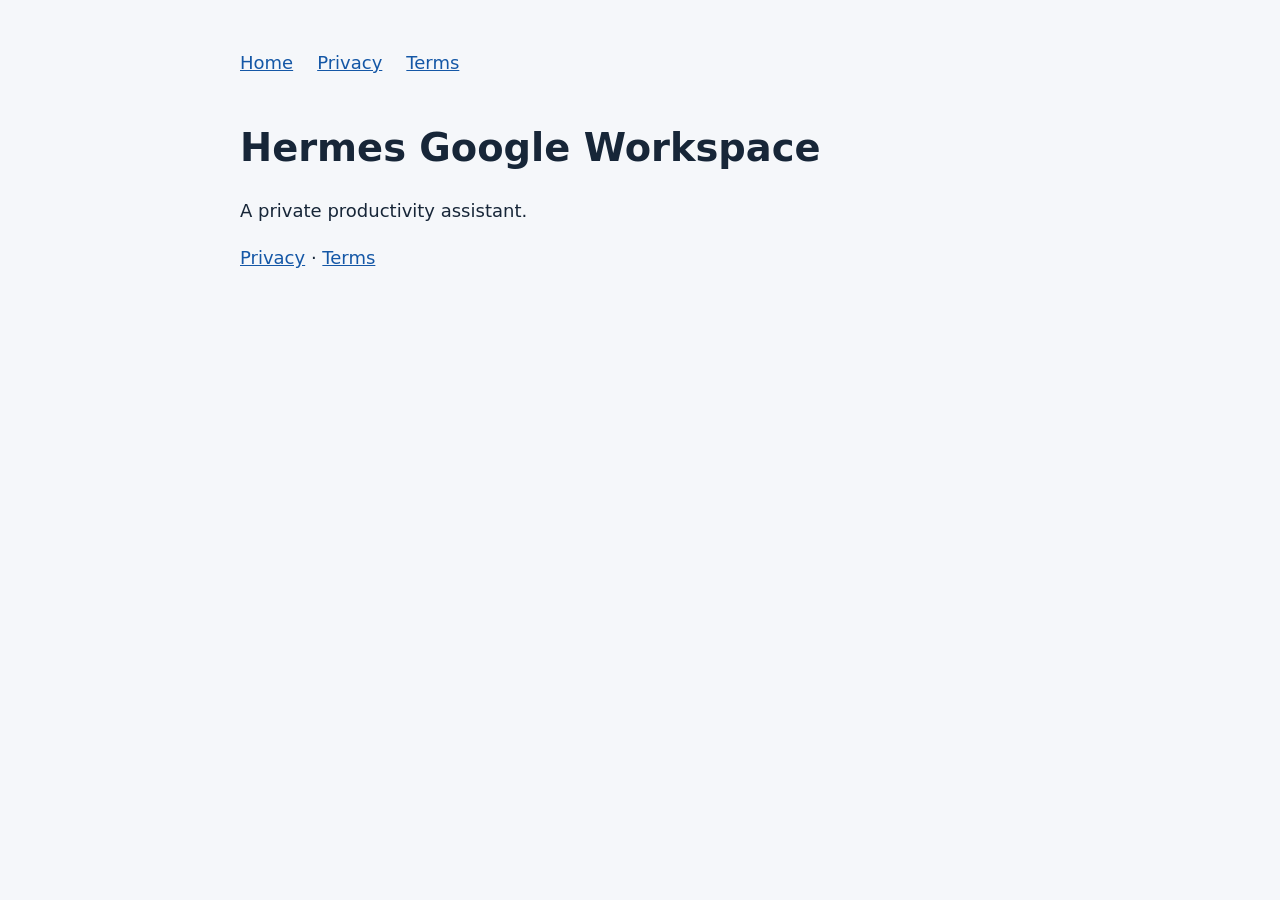
<file: index.html>
<!doctype html>
<html lang="en"><head><meta charset="utf-8"><meta name="viewport" content="width=device-width, initial-scale=1"><title>Hermes Google Workspace</title><link rel="stylesheet" href="style.css"></head><body><main><nav aria-label="Main navigation"><a href="index.html">Home</a><a href="privacy.html">Privacy</a><a href="terms.html">Terms</a></nav><h1>Hermes Google Workspace</h1><p>A private productivity assistant.</p><p><a href="privacy.html">Privacy</a> · <a href="terms.html">Terms</a></p></main></body></html>
</file>
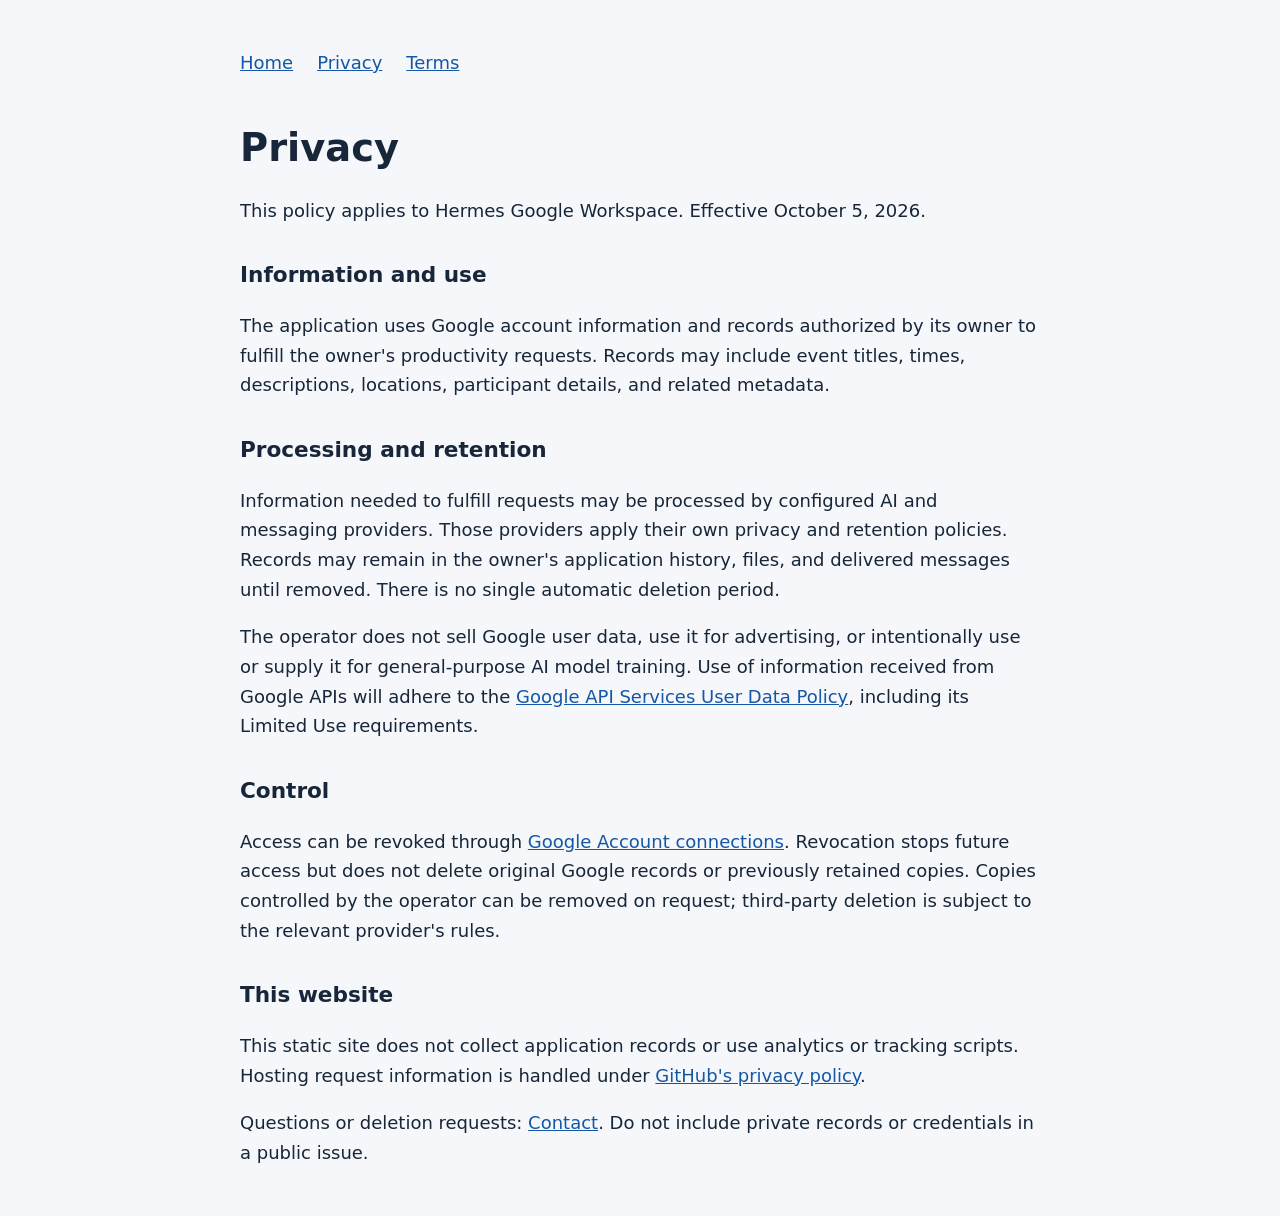
<file: privacy.html>
<!doctype html>
<html lang="en"><head><meta charset="utf-8"><meta name="viewport" content="width=device-width, initial-scale=1"><title>Privacy — Hermes Google Workspace</title><link rel="stylesheet" href="style.css"></head><body><main><nav aria-label="Main navigation"><a href="index.html">Home</a><a href="privacy.html">Privacy</a><a href="terms.html">Terms</a></nav><h1>Privacy</h1><p>This policy applies to Hermes Google Workspace. Effective October 5, 2026.</p><h2>Information and use</h2><p>The application uses Google account information and records authorized by its owner to fulfill the owner's productivity requests. Records may include event titles, times, descriptions, locations, participant details, and related metadata.</p><h2>Processing and retention</h2><p>Information needed to fulfill requests may be processed by configured AI and messaging providers. Those providers apply their own privacy and retention policies. Records may remain in the owner's application history, files, and delivered messages until removed. There is no single automatic deletion period.</p><p>The operator does not sell Google user data, use it for advertising, or intentionally use or supply it for general-purpose AI model training. Use of information received from Google APIs will adhere to the <a href="https://developers.google.com/terms/api-services-user-data-policy">Google API Services User Data Policy</a>, including its Limited Use requirements.</p><h2>Control</h2><p>Access can be revoked through <a href="https://myaccount.google.com/connections">Google Account connections</a>. Revocation stops future access but does not delete original Google records or previously retained copies. Copies controlled by the operator can be removed on request; third-party deletion is subject to the relevant provider's rules.</p><h2>This website</h2><p>This static site does not collect application records or use analytics or tracking scripts. Hosting request information is handled under <a href="https://docs.github.com/en/site-policy/privacy-policies/github-general-privacy-statement">GitHub's privacy policy</a>.</p><p>Questions or deletion requests: <a href="https://github.com/Cossackx/hermes-google-workspace-branding/issues">Contact</a>. Do not include private records or credentials in a public issue.</p></main></body></html>
</file>
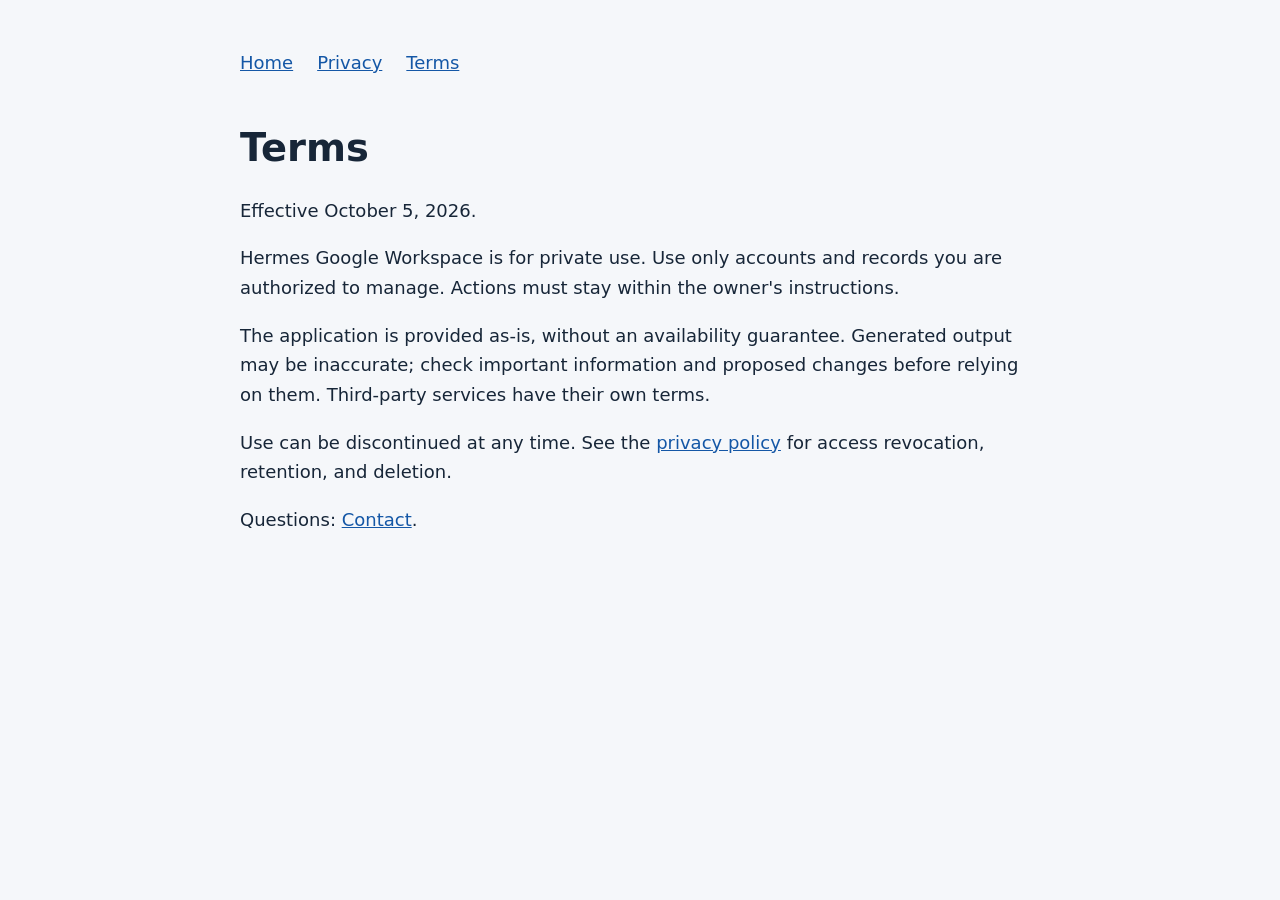
<file: terms.html>
<!doctype html>
<html lang="en"><head><meta charset="utf-8"><meta name="viewport" content="width=device-width, initial-scale=1"><title>Terms — Hermes Google Workspace</title><link rel="stylesheet" href="style.css"></head><body><main><nav aria-label="Main navigation"><a href="index.html">Home</a><a href="privacy.html">Privacy</a><a href="terms.html">Terms</a></nav><h1>Terms</h1><p>Effective October 5, 2026.</p><p>Hermes Google Workspace is for private use. Use only accounts and records you are authorized to manage. Actions must stay within the owner's instructions.</p><p>The application is provided as-is, without an availability guarantee. Generated output may be inaccurate; check important information and proposed changes before relying on them. Third-party services have their own terms.</p><p>Use can be discontinued at any time. See the <a href="privacy.html">privacy policy</a> for access revocation, retention, and deletion.</p><p>Questions: <a href="https://github.com/Cossackx/hermes-google-workspace-branding/issues">Contact</a>.</p></main></body></html>
</file>
<file: style.css>
body{font:18px/1.65 system-ui,sans-serif;color:#172638;background:#f5f7fa;margin:0}main{max-width:800px;margin:3rem auto;padding:0 1.5rem}nav{display:flex;gap:1.5rem;flex-wrap:wrap;margin-bottom:3rem}a{color:#1457a6}h1{line-height:1.15;font-size:2.4rem}h2{font-size:1.35rem;margin-top:2rem}.eyebrow{font-size:.85rem;letter-spacing:.1em;color:#486078}footer{border-top:1px solid #ccd4dd;margin-top:3rem;padding-top:1rem;font-size:.9rem}li{margin:.5rem 0}
</file>
